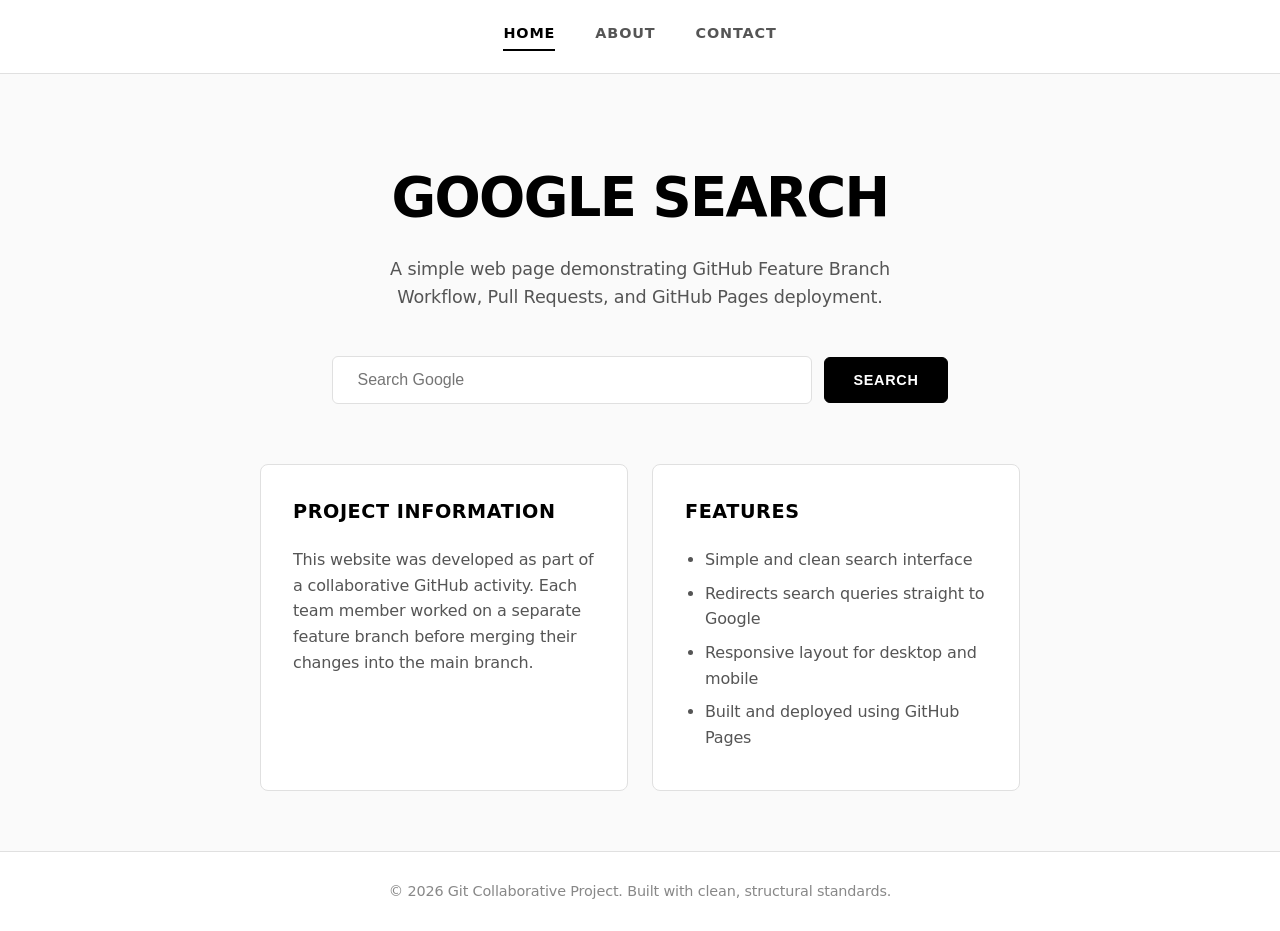
<file: index.html>
<!DOCTYPE html>
<html lang="en">
<head>
    <meta charset="UTF-8">
    <meta name="viewport" content="width=device-width, initial-scale=1.0">
    <title>Google Search | Monochrome</title>
    <style>
        /* ============================
           Root Variables — Monochrome Palette
        ============================ */
        :root {
            --dark: #000000;
            --primary: #111111;
            --light: #ffffff;
            --off-white: #fafafa;
            --border-color: #e0e0e0;
            --text-muted: #555555;
            --text-soft: #888888;
            --shadow: rgba(0, 0, 0, 0.08);
            --transition: all 0.3s cubic-bezier(0.16, 1, 0.3, 1);
        }

        * {
            box-sizing: border-box;
        }

        body {
            font-family: system-ui, -apple-system, "Segoe UI", Roboto, sans-serif;
            line-height: 1.6;
            margin: 0;
            padding: 0;
            background-color: var(--off-white);
            color: var(--dark);
            text-align: center;
            letter-spacing: -0.01em;
            min-height: 100vh;
            display: flex;
            flex-direction: column;
        }

        /* ============================
           Navigation Bar
        ============================ */
        .site-header {
            background-color: var(--light);
            border-bottom: 1px solid var(--border-color);
            position: sticky;
            top: 0;
            z-index: 10;
        }

        .nav {
            display: flex;
            justify-content: center;
            gap: 40px;
            padding: 22px 10px;
            max-width: 900px;
            margin: 0 auto;
        }

        .nav a {
            color: var(--text-muted);
            text-decoration: none;
            font-weight: 600;
            font-size: 0.9rem;
            text-transform: uppercase;
            letter-spacing: 0.06em;
            position: relative;
            padding-bottom: 6px;
            transition: var(--transition);
        }

        .nav a::after {
            content: '';
            position: absolute;
            bottom: 0;
            left: 0;
            width: 100%;
            height: 2px;
            background-color: var(--dark);
            transform: scaleX(0);
            transform-origin: right;
            transition: transform 0.3s ease;
        }

        .nav a:hover {
            color: var(--dark);
        }

        .nav a:hover::after {
            transform: scaleX(1);
            transform-origin: left;
        }

        /* Active page indicator */
        .nav a[aria-current="page"] {
            color: var(--dark);
        }

        .nav a[aria-current="page"]::after {
            transform: scaleX(1);
        }

        /* ============================
           Hero Section
        ============================ */
        .hero {
            padding: 80px 20px 60px 20px;
            animation: fadeIn 0.8s ease-in-out;
        }

        .hero h1 {
            font-size: 3.4rem;
            font-weight: 800;
            text-transform: uppercase;
            letter-spacing: -0.03em;
            margin: 0 0 14px 0;
        }

        .hero .subtitle {
            color: var(--text-muted);
            font-size: 1.1rem;
            max-width: 550px;
            margin: 0 auto 45px auto;
        }

        /* ============================
           Search Form
        ============================ */
        .search-form {
            display: flex;
            justify-content: center;
            align-items: center;
            gap: 12px;
            animation: slideUp 0.6s ease-out;
        }

        .search-wrapper {
            position: relative;
            width: 60%;
            max-width: 480px;
        }

        .search-wrapper input[type="text"] {
            width: 100%;
            padding: 14px 24px;
            font-size: 1rem;
            border: 1px solid var(--border-color);
            border-radius: 6px;
            outline: none;
            background: var(--light);
            color: var(--dark);
            transition: var(--transition);
        }

        .search-wrapper input[type="text"]:focus {
            border-color: var(--dark);
            box-shadow: 0 4px 14px var(--shadow);
        }

        .search-form button {
            padding: 14px 28px;
            background-color: var(--dark);
            color: var(--light);
            border: 1px solid var(--dark);
            border-radius: 6px;
            cursor: pointer;
            font-size: 0.9rem;
            font-weight: 600;
            text-transform: uppercase;
            letter-spacing: 0.05em;
            transition: var(--transition);
        }

        .search-form button:hover,
        .search-form button:focus-visible {
            background-color: transparent;
            color: var(--dark);
        }

        /* ============================
           Main Content / Info Cards
        ============================ */
        main {
            flex: 1;
        }

        .container {
            max-width: 800px;
            margin: 0 auto;
            padding: 0 20px 60px 20px;
        }

        .cards {
            display: grid;
            grid-template-columns: repeat(auto-fit, minmax(260px, 1fr));
            gap: 24px;
            text-align: left;
        }

        .info-box {
            background: var(--light);
            padding: 32px;
            border: 1px solid var(--border-color);
            border-radius: 8px;
            transition: var(--transition);
        }

        .info-box:hover {
            background: var(--dark);
            border-color: var(--dark);
            transform: translateY(-4px);
            box-shadow: 0 14px 28px var(--shadow);
        }

        .info-box h3 {
            margin-top: 0;
            font-size: 1.2rem;
            font-weight: 700;
            color: var(--dark);
            text-transform: uppercase;
            letter-spacing: 0.03em;
            transition: var(--transition);
        }

        .info-box p,
        .info-box li {
            color: var(--text-muted);
            font-size: 1rem;
            transition: var(--transition);
        }

        .info-box ul {
            padding-left: 20px;
            margin: 10px 0 0 0;
        }

        .info-box li {
            margin-bottom: 8px;
        }

        .info-box:hover h3 {
            color: var(--light);
        }

        .info-box:hover p,
        .info-box:hover li {
            color: #bbbbbb;
        }

        /* ============================
           Footer
        ============================ */
        .site-footer {
            margin-top: auto;
            padding: 28px 20px;
            border-top: 1px solid var(--border-color);
            background-color: var(--light);
            font-size: 0.9rem;
            color: var(--text-soft);
        }

        /* ============================
           Animations
        ============================ */
        @keyframes fadeIn {
            from { opacity: 0; }
            to { opacity: 1; }
        }

        @keyframes slideUp {
            from { opacity: 0; transform: translateY(15px); }
            to { opacity: 1; transform: translateY(0); }
        }

        /* ============================
           Responsive Breakpoints
        ============================ */
        @media (max-width: 600px) {
            .nav {
                gap: 20px;
            }

            .search-form {
                flex-direction: column;
                gap: 15px;
            }

            .search-wrapper {
                width: 100%;
            }

            .search-form button {
                width: 100%;
            }

            .hero h1 {
                font-size: 2.4rem;
            }

            .hero {
                padding: 50px 20px 40px 20px;
            }
        }
    </style>
</head>
<body>

    <!-- ============================
         Header / Navigation
    ============================ -->
    <header class="site-header">
        <nav class="nav" aria-label="Main navigation">
            <a href="index.html" aria-current="page">Home</a>
            <a href="about.html">About</a>
            <a href="Contact.html">Contact</a>
        </nav>
    </header>

    <main>
        <!-- ============================
             Hero / Search Section
        ============================ -->
        <section class="hero">
            <h1>Google Search</h1>
            <p class="subtitle">
                A simple web page demonstrating GitHub Feature Branch Workflow,
                Pull Requests, and GitHub Pages deployment.
            </p>

            <form class="search-form" action="https://www.google.com/search" method="GET" role="search">
                <div class="search-wrapper">
                    <label for="q" class="visually-hidden" hidden>Search Google</label>
                    <input type="text" id="q" name="q" placeholder="Search Google" autocomplete="off" required>
                </div>
                <button type="submit">Search</button>
            </form>
        </section>

        <!-- ============================
             Information Cards
        ============================ -->
        <div class="container">
            <div class="cards">
                <article class="info-box">
                    <h3>Project Information</h3>
                    <p>
                        This website was developed as part of a collaborative GitHub activity.
                        Each team member worked on a separate feature branch before merging
                        their changes into the main branch.
                    </p>
                </article>

                <article class="info-box">
                    <h3>Features</h3>
                    <ul>
                        <li>Simple and clean search interface</li>
                        <li>Redirects search queries straight to Google</li>
                        <li>Responsive layout for desktop and mobile</li>
                        <li>Built and deployed using GitHub Pages</li>
                    </ul>
                </article>
            </div>
        </div>
    </main>

    <!-- ============================
         Footer
    ============================ -->
    <footer class="site-footer">
        &copy; 2026 Git Collaborative Project. Built with clean, structural standards.
    </footer>

</body>
</html>
</file>
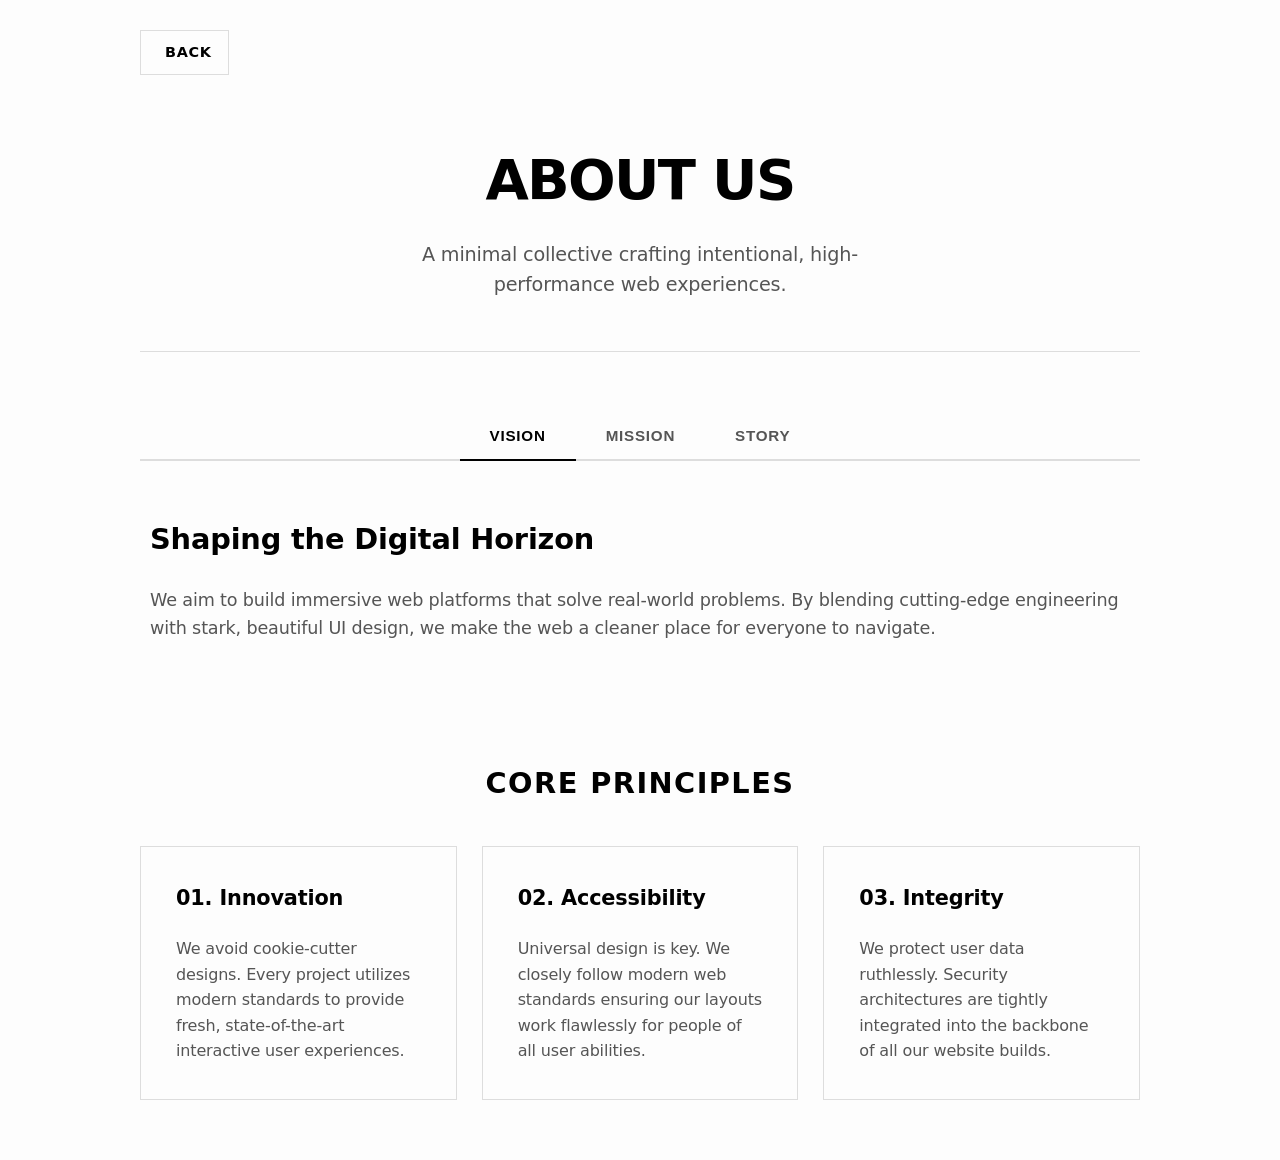
<file: about.html>
<!DOCTYPE html>
<html lang="en">
<head>
    <meta charset="UTF-8">
    <meta name="viewport" content="width=device-width, initial-scale=1.0">
    <title>About Us | Minimal Monochrome</title>
    <link rel="stylesheet" href="https://cloudflare.com">
    <style>
        :root {
            --primary: #111111;
            --primary-hover: #000000;
            --dark: #000000;
            --light: #fdfdfd;
            --border-color: #dddddd;
            --text-muted: #555555;
            --transition: all 0.3s cubic-bezier(0.16, 1, 0.3, 1);
        }

        body {
            font-family: system-ui, -apple-system, sans-serif;
            line-height: 1.6;
            margin: 0;
            padding: 0;
            color: var(--dark);
            background-color: var(--light);
            letter-spacing: -0.01em;
        }

        .top-bar {
            max-width: 1000px;
            margin: 0 auto;
            padding: 30px 20px 0 20px;
            display: flex;
            justify-content: flex-start;
        }

        .btn-back {
            display: inline-flex;
            align-items: center;
            gap: 8px;
            text-decoration: none;
            color: var(--dark);
            font-size: 0.9rem;
            font-weight: 700;
            text-transform: uppercase;
            letter-spacing: 0.05em;
            padding: 10px 16px;
            border: 1px solid var(--border-color);
            background: transparent;
            transition: var(--transition);
        }

        .btn-back i {
            transition: var(--transition);
        }

        .btn-back:hover {
            background: var(--dark);
            color: var(--light);
            border-color: var(--dark);
        }

        .btn-back:hover i {
            transform: translateX(-4px);
        }

        .container {
            max-width: 1000px;
            margin: 0 auto;
            padding: 30px 20px 60px 20px;
        }

        .hero {
            text-align: center;
            padding: 30px 20px 50px 20px;
            border-bottom: 1px solid var(--border-color);
            margin-bottom: 60px;
            animation: fadeIn 0.8s ease-in-out;
        }

        h1 {
            font-size: 3.5rem;
            font-weight: 800;
            text-transform: uppercase;
            letter-spacing: -0.03em;
            margin: 0 0 15px 0;
            color: var(--dark);
        }

        .subtitle {
            font-size: 1.2rem;
            color: var(--text-muted);
            max-width: 550px;
            margin: 0 auto;
        }

        .tabs-container {
            margin-bottom: 60px;
        }

        .tabs {
            display: flex;
            justify-content: center;
            gap: 0;
            margin-bottom: 35px;
            border-bottom: 2px solid var(--border-color);
        }

        .tab-btn {
            padding: 15px 30px;
            border: none;
            background: transparent;
            color: var(--text-muted);
            font-weight: 600;
            font-size: 0.95rem;
            text-transform: uppercase;
            letter-spacing: 0.05em;
            cursor: pointer;
            position: relative;
            transition: color 0.3s ease;
        }

        .tab-btn::after {
            content: '';
            position: absolute;
            bottom: -2px;
            left: 0;
            width: 100%;
            height: 2px;
            background-color: transparent;
            transition: background-color 0.3s ease;
        }

        .tab-btn:hover {
            color: var(--dark);
        }

        .tab-btn.active {
            color: var(--dark);
            font-weight: 700;
        }

        .tab-btn.active::after {
            background-color: var(--dark);
        }

        .tab-content {
            display: none;
            padding: 20px 10px;
            animation: slideUp 0.4s ease-out;
        }

        .tab-content.active {
            display: block;
        }

        .tab-content h2 {
            font-size: 1.8rem;
            margin-top: 0;
            font-weight: 700;
        }

        .tab-content p {
            color: var(--text-muted);
            font-size: 1.1rem;
        }

        .section-title {
            text-align: center;
            font-size: 1.8rem;
            text-transform: uppercase;
            letter-spacing: 0.05em;
            margin-top: 80px;
            margin-bottom: 40px;
        }

        .grid {
            display: grid;
            grid-template-columns: repeat(auto-fit, minmax(280px, 1fr));
            gap: 25px;
        }

        .card {
            background: var(--light);
            padding: 35px;
            border: 1px solid var(--border-color);
            transition: all 0.3s cubic-bezier(0.16, 1, 0.3, 1);
        }

        .card:hover {
            background: var(--dark);
            border-color: var(--dark);
            transform: translateY(-5px);
        }

        .card h3 {
            margin-top: 0;
            font-size: 1.3rem;
            font-weight: 700;
            color: var(--dark);
            transition: color 0.3s ease;
        }

        .card p {
            color: var(--text-muted);
            margin-bottom: 0;
            transition: color 0.3s ease;
        }

        .card:hover h3 {
            color: var(--light);
        }

        .card:hover p {
            color: #aaaaaa;
        }

        @keyframes fadeIn {
            from { opacity: 0; }
            to { opacity: 1; }
        }

        @keyframes slideUp {
            from { opacity: 0; transform: translateY(10px); }
            to { opacity: 1; transform: translateY(0); }
        }

        @media (max-width: 600px) {
            h1 { font-size: 2.5rem; }
            .tabs { 
                flex-direction: column; 
                border-bottom: none;
                align-items: center;
            }
            .tab-btn::after { display: none; }
            .tab-btn { border-bottom: 1px solid var(--border-color); width: 100%; text-align: center; }
        }
    </style>
</head>
<body>

    <div class="top-bar">
        <a href="index.html" class="btn-back">
            <i class="fa-solid fa-arrow-left"></i> Back
        </a>
    </div>

    <div class="container">
        
        <!-- Hero Header -->
        <section class="hero">
            <h1>About Us</h1>
            <p class="subtitle">A minimal collective crafting intentional, high-performance web experiences.</p>
        </section>

        <!-- Interactive Tabs Section -->
        <section class="tabs-container">
            <div class="tabs">
                <button class="tab-btn active" onclick="switchTab(event, 'vision')">Vision</button>
                <button class="tab-btn" onclick="switchTab(event, 'mission')">Mission</button>
                <button class="tab-btn" onclick="switchTab(event, 'history')">Story</button>
            </div>

            <div id="vision" class="tab-content active">
                <h2>Shaping the Digital Horizon</h2>
                <p>We aim to build immersive web platforms that solve real-world problems. By blending cutting-edge engineering with stark, beautiful UI design, we make the web a cleaner place for everyone to navigate.</p>
            </div>

            <div id="mission" class="tab-content">
                <h2>Precision Engineering</h2>
                <p>Our daily commitment is delivering exceptionally fast, secure, and user-centric websites. We treat web optimization not just as a standard feature, but as a core requirement for everything we build.</p>
            </div>

            <div id="history" class="tab-content">
                <h2>The Monolithic Start</h2>
                <p>Founded by a passionate group of developers and creators, our website footprint grew from a single experimental landing page into a sprawling suite of high-traffic digital resources.</p>
            </div>
        </section>

        <!-- Interactive Core Value Cards -->
        <h2 class="section-title">Core Principles</h2>
        <section class="grid">
            <div class="card">
                <h3>01. Innovation</h3>
                <p>We avoid cookie-cutter designs. Every project utilizes modern standards to provide fresh, state-of-the-art interactive user experiences.</p>
            </div>
            <div class="card">
                <h3>02. Accessibility</h3>
                <p>Universal design is key. We closely follow modern web standards ensuring our layouts work flawlessly for people of all user abilities.</p>
            </div>
            <div class="card">
                <h3>03. Integrity</h3>
                <p>We protect user data ruthlessly. Security architectures are tightly integrated into the backbone of all our website builds.</p>
            </div>
        </section>

    </div>

    <script>
        function switchTab(event, tabId) {
            document.querySelectorAll('.tab-content').forEach(content => content.classList.remove('active'));
            document.querySelectorAll('.tab-btn').forEach(btn => btn.classList.remove('active'));

            document.getElementById(tabId).classList.add('active');
            event.currentTarget.classList.add('active');
        }
    </script>

</body>
</html>
</file>
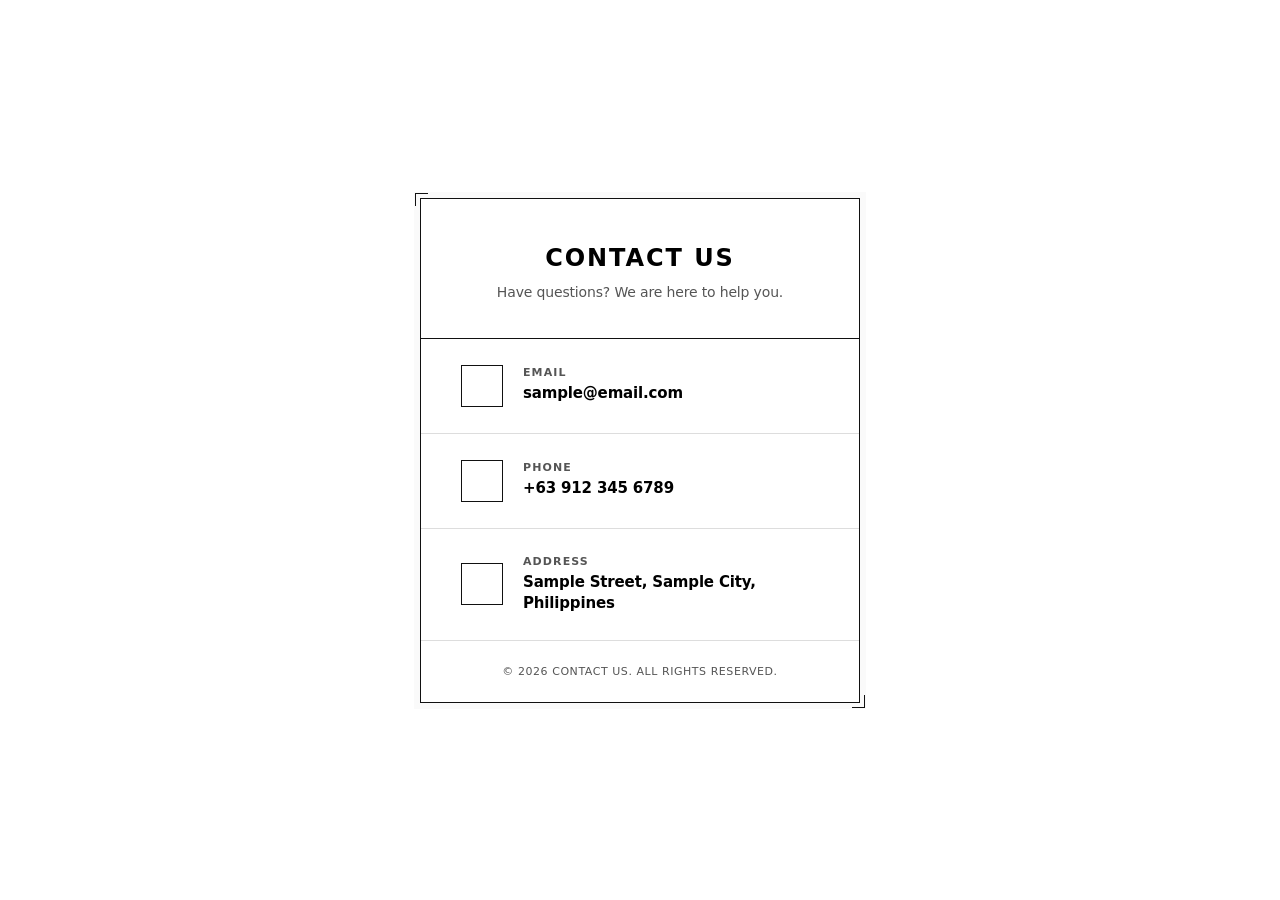
<file: Contact.html>
<!DOCTYPE html>
<html lang="en">
<head>
    <meta charset="UTF-8">
    <meta name="viewport" content="width=device-width, initial-scale=1.0">
    <title>Contact Us | Minimal Monochrome</title>
    <link rel="stylesheet" href="https://cloudflare.com">
    
    <style>
        :root {
            --bg-color: #ffffff; 
            --card-bg: #ffffff;  
            --text-main: #000000;
            --text-muted: #555555;
            --border-color: #111111;
            --grid-line: #dddddd;
            --transition: all 0.3s cubic-bezier(0.16, 1, 0.3, 1);
        }

        * {
            box-sizing: border-box;
            margin: 0;
            padding: 0;
        }

        body {
            font-family: system-ui, -apple-system, sans-serif;
            background-color: var(--bg-color);
            color: var(--text-main);
            min-height: 100vh;
            display: flex;
            justify-content: center;
            align-items: center;
            padding: 24px;
            letter-spacing: -0.01em;
        }

        .contact-card {
            background: var(--card-bg);
            width: 100%;
            max-width: 440px;
            border-radius: 0px;
            border: 1px solid var(--border-color);
            outline: 6px solid rgba(0, 0, 0, 0.02);
            position: relative;
            animation: fadeIn 0.8s ease-in-out;
        }

        .contact-card::before, .contact-card::after {
            content: '';
            position: absolute;
            width: 12px;
            height: 12px;
            border: 1px solid var(--border-color);
            pointer-events: none;
        }

        .contact-card::before {
            top: -6px;
            left: -6px;
            border-right: none;
            border-bottom: none;
        }

        .contact-card::after {
            bottom: -6px;
            right: -6px;
            border-left: none;
            border-top: none;
        }

        .header {
            text-align: center;
            padding: 45px 40px 35px 40px;
            border-bottom: 1px solid var(--border-color);
        }

        h1 {
            font-weight: 800;
            text-transform: uppercase;
            font-size: 24px;
            letter-spacing: 0.08em;
            margin-bottom: 10px;
        }

        .subtitle {
            color: var(--text-muted);
            font-size: 14px;
            line-height: 1.5;
        }

        .info-list {
            display: flex;
            flex-direction: column;
        }

        .info-item {
            display: flex;
            align-items: center;
            gap: 20px;
            padding: 26px 40px;
            border-bottom: 1px solid var(--grid-line);
            background: var(--card-bg);
            transition: var(--transition);
        }

        .info-item:hover {
            background-color: var(--border-color);
        }

        .icon-wrapper {
            display: flex;
            align-items: center;
            justify-content: center;
            width: 42px;
            height: 42px;
            background: transparent;
            color: var(--text-main);
            border: 1px solid var(--border-color);
            border-radius: 0px;
            font-size: 16px;
            flex-shrink: 0;
            transition: var(--transition);
        }

        .info-item:hover .icon-wrapper {
            background: #ffffff;
            color: #000000;
            border-color: #ffffff;
        }

        .content {
            display: flex;
            flex-direction: column;
            gap: 4px;
        }

        .label {
            font-size: 11px;
            font-weight: 700;
            color: var(--text-muted);
            text-transform: uppercase;
            letter-spacing: 0.1em;
            transition: var(--transition);
        }

        .info-item:hover .label {
            color: #aaaaaa;
        }

        .value {
            font-size: 15px;
            font-weight: 600;
            color: var(--text-main);
            text-decoration: none;
            line-height: 1.4;
            transition: var(--transition);
        }

        a.value {
            border-bottom: 1px dashed transparent;
        }

        a.value:hover {
            border-bottom-color: currentColor;
        }

        .info-item:hover .value {
            color: #ffffff;
        }

        footer {
            padding: 24px 40px;
            text-align: center;
            color: var(--text-muted);
            font-size: 11px;
            text-transform: uppercase;
            letter-spacing: 0.05em;
            background: var(--card-bg);
        }

        @keyframes fadeIn {
            from {
                opacity: 0;
                transform: translateY(10px);
            }
            to {
                opacity: 1;
                transform: translateY(0);
            }
        }
    </style>
</head>
<body>

    <main class="contact-card">
        <header class="header">
            <h1>Contact Us</h1>
            <p class="subtitle">Have questions? We are here to help you.</p>
        </header>

        <div class="info-list">
            <div class="info-item">
                <div class="icon-wrapper">
                    <i class="fa-regular fa-envelope"></i>
                </div>
                <div class="content">
                    <span class="label">Email</span>
                    <a href="mailto:sample@email.com" class="value">sample@email.com</a>
                </div>
            </div>

            <div class="info-item">
                <div class="icon-wrapper">
                    <i class="fa-solid fa-phone"></i>
                </div>
                <div class="content">
                    <span class="label">Phone</span>
                    <a href="tel:+639123456789" class="value">+63 912 345 6789</a>
                </div>
            </div>

            <div class="info-item">
                <div class="icon-wrapper">
                    <i class="fa-solid fa-location-dot"></i>
                </div>
                <div class="content">
                    <span class="label">Address</span>
                    <span class="value">Sample Street, Sample City, Philippines</span>
                </div>
            </div>
        </div>

        <footer>
            &copy; 2026 Contact Us. All rights reserved.
        </footer>
    </main>

</body>
</html>
</file>
